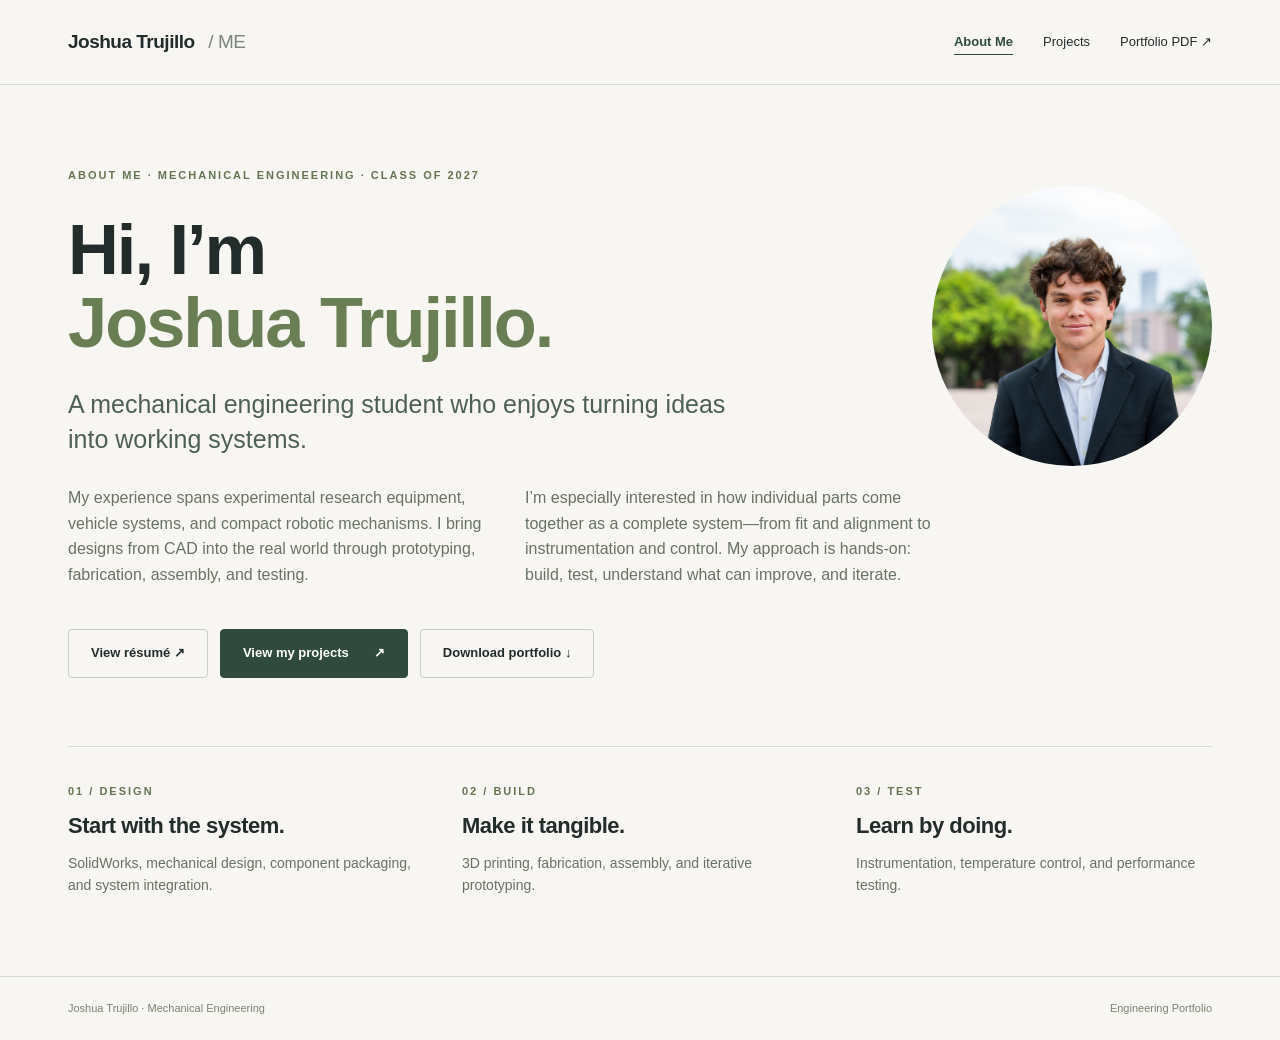
<file: index.html>
<!doctype html>
<html lang="en">
<head>
  <meta charset="utf-8">
  <meta name="viewport" content="width=device-width, initial-scale=1">
  <title>Joshua Trujillo | Mechanical Engineering Portfolio</title>
  <meta name="description" content="Joshua Trujillo’s mechanical engineering portfolio: wind tunnel development, flammability test apparatus, RC vehicle optimization, and battle bot design.">
  <meta name="theme-color" content="#304b3d">
  <link rel="icon" href="favicon.svg" type="image/svg+xml">
  <link rel="stylesheet" href="style.css">
  <style>
    .home-intro {
      max-width: none;
    }
    .intro-layout {
      display: grid;
      grid-template-columns: minmax(0, 1fr) 280px;
      align-items: center;
      gap: 48px;
    }
    .intro-text {
      min-width: 0;
    }
    .home-intro h1 {
      font-size: clamp(48px, 5.5vw, 76px);
      letter-spacing: -2px;
      overflow-wrap: break-word;
    }
    .headshot {
      display: block;
      width: 280px;
      height: 280px;
      object-fit: cover;
      object-position: center 25%;
      border-radius: 50%;
      margin: 0;
      justify-self: end;
    }
    @media (max-width: 800px) {
      .intro-layout {
        grid-template-columns: 1fr;
        gap: 28px;
      }
      .headshot {
        grid-row: 1;
        width: 180px;
        height: 180px;
        justify-self: start;
      }
      .home-intro h1 {
        font-size: clamp(42px, 8vw, 64px);
      }
    }
  </style>
</head>
<body>
  <a class="skip" href="#main">Skip to content</a>

  <header>
    <nav class="wrap nav" aria-label="Main navigation">
      <a class="brand" href="index.html">
        Joshua Trujillo<span> / ME</span>
      </a>
      <div class="navlinks">
        <a href="index.html" aria-current="page">About Me</a>
        <a href="projects.html">Projects</a>
        <a href="Joshua-Trujillo-Engineering-Portfolio.pdf"
           target="_blank" rel="noopener">Portfolio PDF ↗</a>
      </div>
    </nav>
  </header>

  <main id="main" class="wrap">
    <section class="home-intro">
      <div class="intro-layout">
        <div class="intro-text">
          <div class="eyebrow">
            About me · Mechanical engineering · Class of 2027
          </div>
          <h1>Hi, I’m<br><em>Joshua Trujillo.</em></h1>
          <p class="home-lead">
            A mechanical engineering student who enjoys turning ideas
            into working systems.
          </p>
        </div>

        <img class="headshot"
             src="assets/Headshot_JoshuaTrujillo.jpg"
             alt="Joshua Trujillo"
             width="280"
             height="280">
      </div>

      <div class="home-bio">
        <p>
          My experience spans experimental research equipment, vehicle
          systems, and compact robotic mechanisms. I bring designs from
          CAD into the real world through prototyping, fabrication,
          assembly, and testing.
        </p>
        <p>
          I’m especially interested in how individual parts come together
          as a complete system—from fit and alignment to instrumentation
          and control. My approach is hands-on: build, test, understand
          what can improve, and iterate.
        </p>
      </div>

      <div class="buttons">
        <a class="btn"
             href="assets/Joshua-Trujillo-Resume.pdf"
             target="_blank"
             rel="noopener">
            View résumé ↗
        </a>
        <a class="btn primary" href="projects.html">
          View my projects <span>↗</span>
        </a>
        <a class="btn"
           href="Joshua-Trujillo-Engineering-Portfolio.pdf"
           download>Download portfolio ↓</a>
      </div>
    </section>

    <section class="home-skills" aria-label="Skills and approach">
      <div>
        <div class="eyebrow">01 / Design</div>
        <h2>Start with the system.</h2>
        <p>
          SolidWorks, mechanical design, component packaging,
          and system integration.
        </p>
      </div>
      <div>
        <div class="eyebrow">02 / Build</div>
        <h2>Make it tangible.</h2>
        <p>
          3D printing, fabrication, assembly, and iterative prototyping.
        </p>
      </div>
      <div>
        <div class="eyebrow">03 / Test</div>
        <h2>Learn by doing.</h2>
        <p>
          Instrumentation, temperature control, and performance testing.
        </p>
      </div>
    </section>
  </main>

  <footer>
    <div class="wrap">
      <span>Joshua Trujillo · Mechanical Engineering</span>
      <span>Engineering Portfolio</span>
    </div>
  </footer>
</body>
</html>
</file>
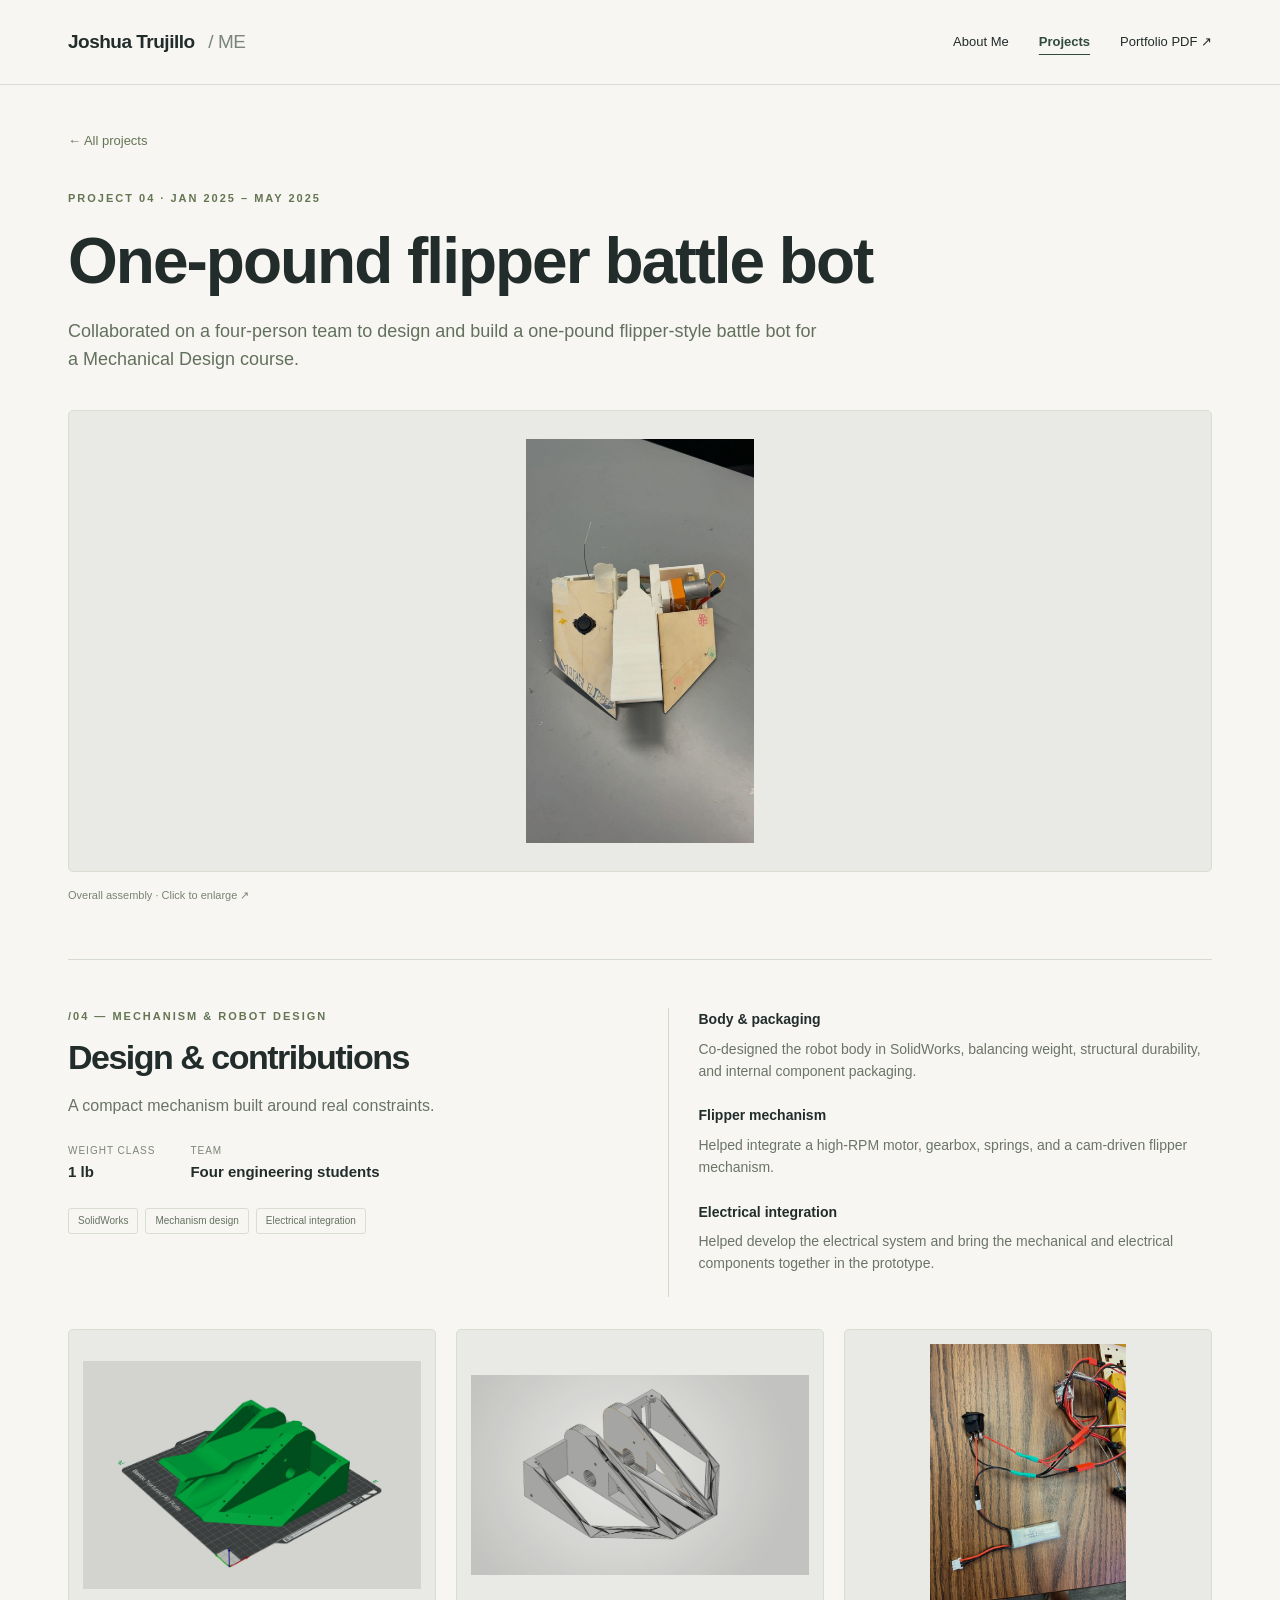
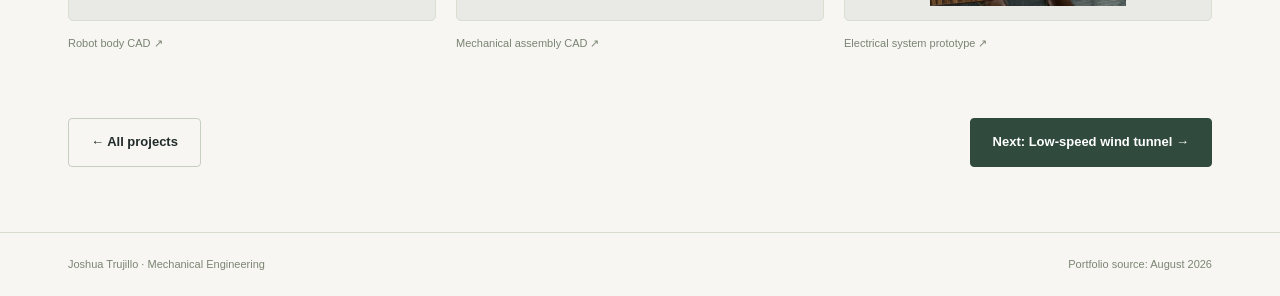
<file: battle-bot.html>
<!doctype html><html lang="en"><head><meta charset="utf-8"><meta name="viewport" content="width=device-width, initial-scale=1"><title>One-pound flipper battle bot | Joshua Trujillo</title><meta name="description" content="Joshua Trujillo’s mechanical engineering portfolio: wind tunnel development, flammability test apparatus, RC vehicle optimization, and battle bot design."><meta name="theme-color" content="#304b3d"><link rel="icon" href="favicon.svg" type="image/svg+xml"><link rel="stylesheet" href="style.css"></head><body><a class="skip" href="#main">Skip to content</a><header><nav class="wrap nav" aria-label="Main navigation"><a class="brand" href="index.html">Joshua Trujillo<span> / ME</span></a><div class="navlinks"><a href="index.html">About Me</a><a href="projects.html" aria-current="page">Projects</a><a href="Joshua-Trujillo-Engineering-Portfolio.pdf" target="_blank" rel="noopener">Portfolio PDF ↗</a></div></nav></header><main id="main" class="wrap project-detail"><section class="project-intro"><a class="back-link" href="projects.html">← All projects</a><div class="project-title-row"><div><div class="eyebrow">Project 04 · Jan 2025 – May 2025</div><h1>One-pound flipper battle bot</h1><p class="project-summary">Collaborated on a four-person team to design and build a one-pound flipper-style battle bot for a Mechanical Design course.</p></div></div><figure class="project-main-image"><button class="zoom" data-image="assets/p7-1.jpeg" data-caption="One-pound flipper battle bot" aria-label="Enlarge One-pound flipper battle bot image"><img src="assets/p7-1.jpeg" alt="One-pound flipper battle bot — overall assembly"></button><figcaption>Overall assembly · Click to enlarge ↗</figcaption></figure></section><section class="case" id="battle-bot"><div class="case-top"><div><div class="eyebrow">/04 — Mechanism & robot design</div><h2>Design & contributions</h2><p class="case-intro">A compact mechanism built around real constraints.</p><div class="facts"><div class="fact"><small>Weight class</small><strong>1 lb</strong></div><div class="fact"><small>Team</small><strong>Four engineering students</strong></div></div><div class="tags"><span>SolidWorks</span><span>Mechanism design</span><span>Electrical integration</span></div></div><div class="contributions"><h3>Body & packaging</h3><p>Co-designed the robot body in SolidWorks, balancing weight, structural durability, and internal component packaging.</p><h3>Flipper mechanism</h3><p>Helped integrate a high-RPM motor, gearbox, springs, and a cam-driven flipper mechanism.</p><h3>Electrical integration</h3><p>Helped develop the electrical system and bring the mechanical and electrical components together in the prototype.</p></div></div><div class="gallery"><figure><button class="zoom" data-image="assets/p8-1.jpeg" data-caption="Robot body CAD" aria-label="Enlarge Robot body CAD"><img src="assets/p8-1.jpeg" alt="Robot body CAD" loading="lazy"></button><figcaption>Robot body CAD ↗</figcaption></figure><figure><button class="zoom" data-image="assets/p8-3.jpeg" data-caption="Mechanical assembly CAD" aria-label="Enlarge Mechanical assembly CAD"><img src="assets/p8-3.jpeg" alt="Mechanical assembly CAD" loading="lazy"></button><figcaption>Mechanical assembly CAD ↗</figcaption></figure><figure><button class="zoom" data-image="assets/p8-4.jpeg" data-caption="Electrical system prototype" aria-label="Enlarge Electrical system prototype"><img src="assets/p8-4.jpeg" alt="Electrical system prototype" loading="lazy"></button><figcaption>Electrical system prototype ↗</figcaption></figure></div></section><nav class="project-pagination" aria-label="Project navigation"><a class="btn" href="projects.html">← All projects</a><a class="btn primary" href="wind-tunnel.html">Next: Low-speed wind tunnel →</a></nav></main><footer><div class="wrap"><span>Joshua Trujillo · Mechanical Engineering</span><span>Portfolio source: August 2026</span></div></footer><dialog aria-label="Enlarged project image"><button aria-label="Close image">Close ×</button><img alt=""></dialog><script src="script.js"></script></body></html>
</file>
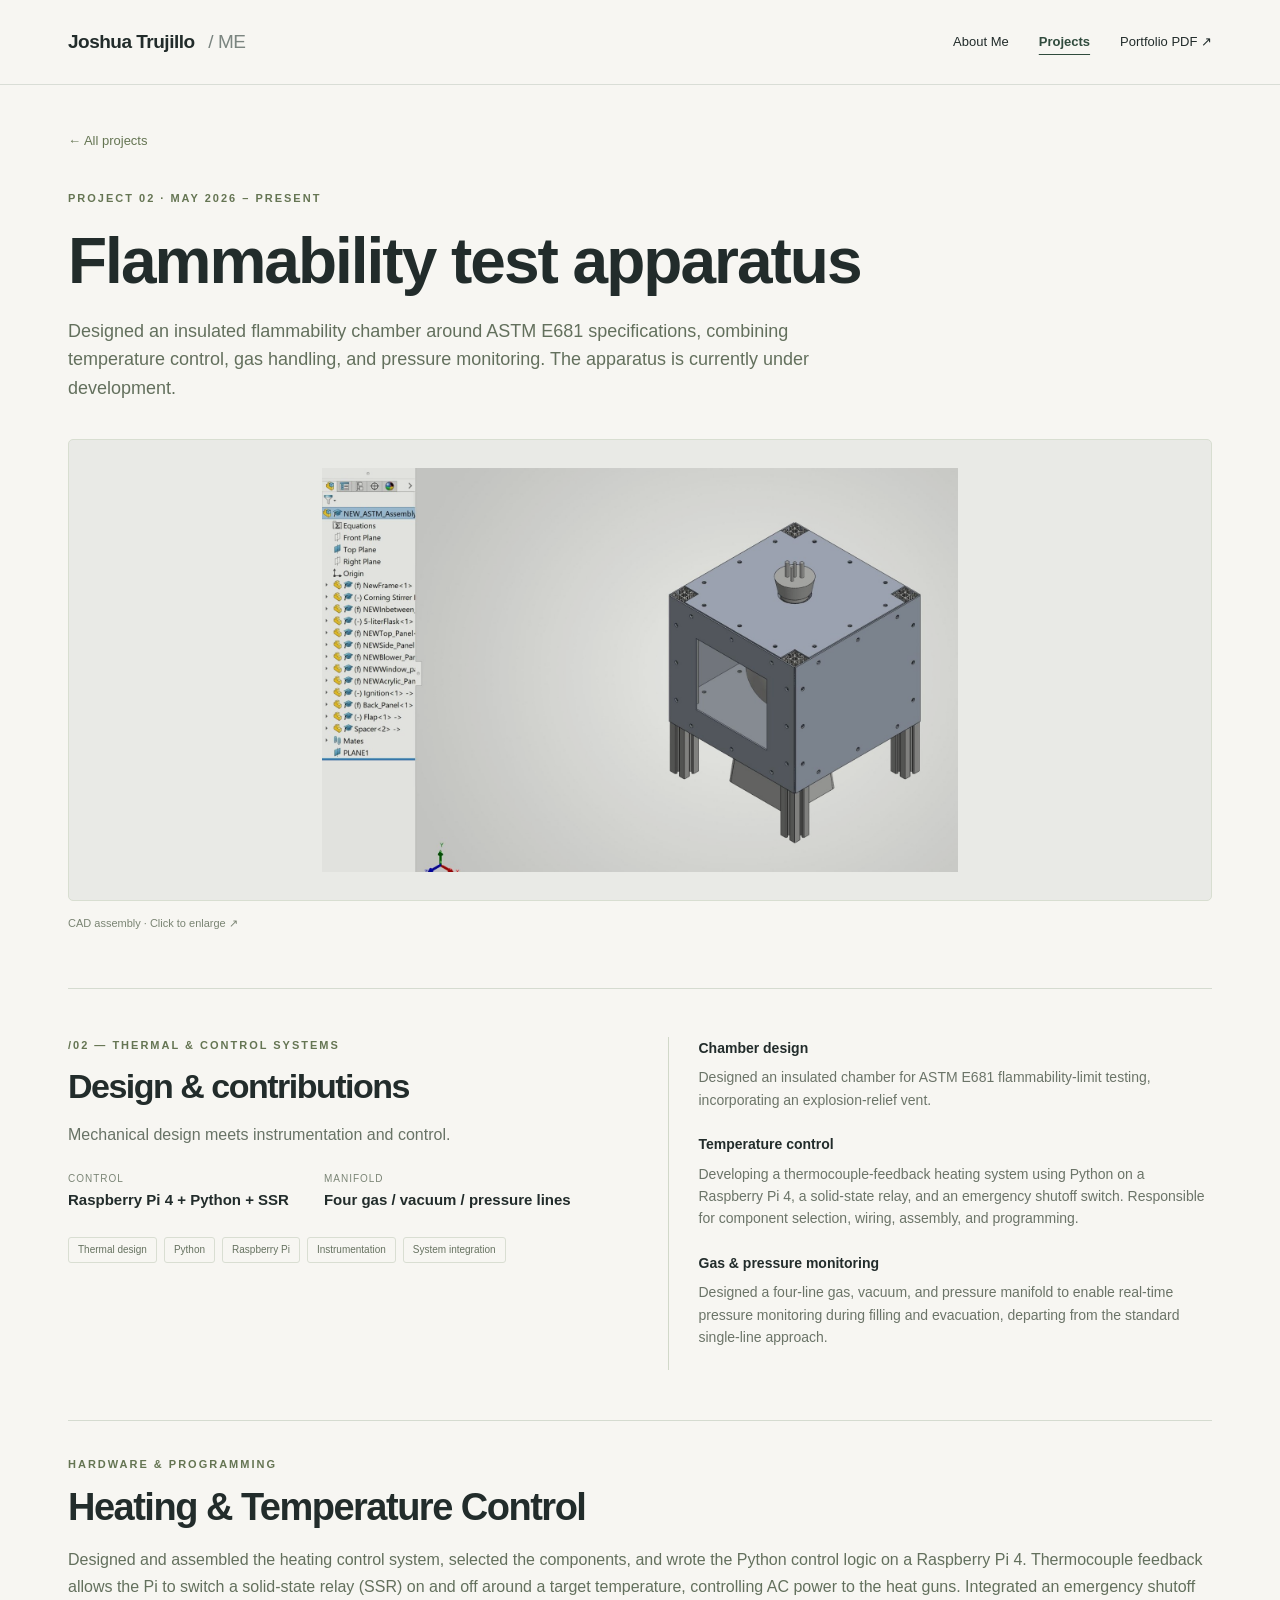
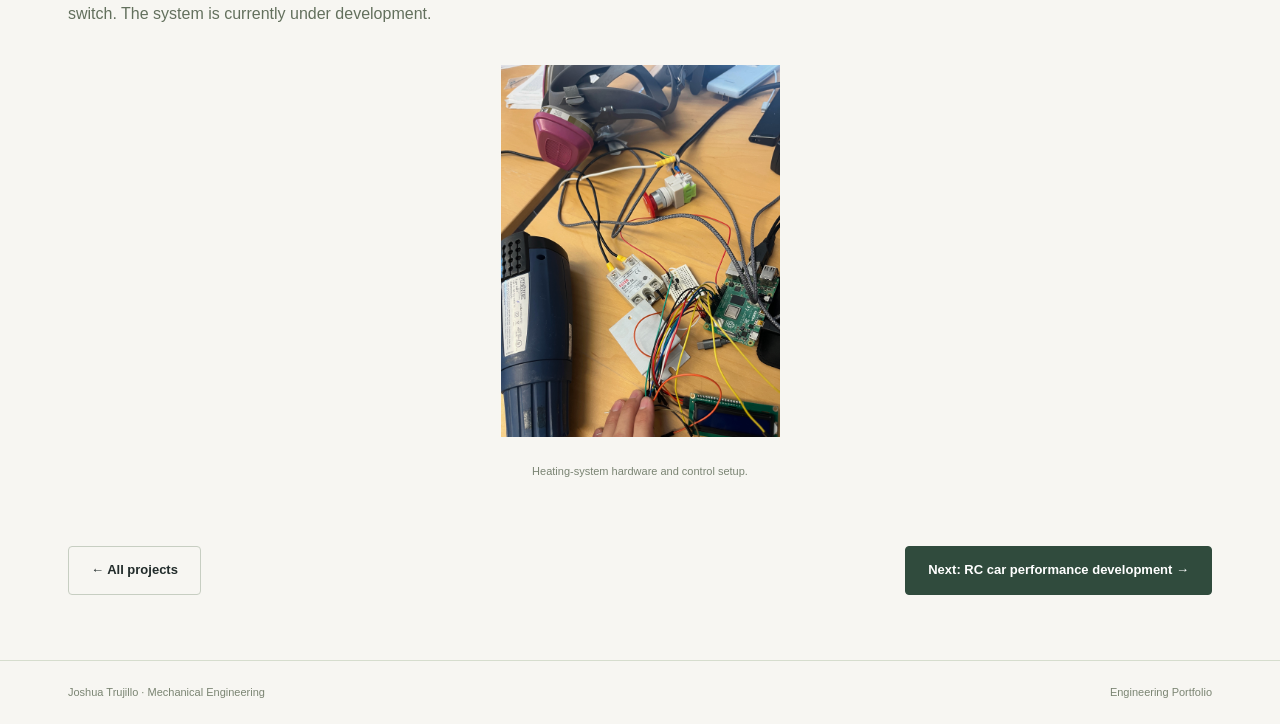
<file: flammability.html>
<!doctype html>
<html lang="en">
<head>
  <meta charset="utf-8">
  <meta name="viewport" content="width=device-width, initial-scale=1">
  <title>Flammability test apparatus | Joshua Trujillo</title>
  <meta name="description" content="Joshua Trujillo’s ASTM E681 flammability test apparatus project, featuring chamber design, Raspberry Pi heating controls, and gas-pressure monitoring.">
  <meta name="theme-color" content="#304b3d">
  <link rel="icon" href="favicon.svg" type="image/svg+xml">
  <link rel="stylesheet" href="style.css">
  <style>
    .heating-section {
      margin-top: 50px;
      padding-top: 35px;
      border-top: 1px solid #d5dbd0;
    }
    .heating-section > p {
      color: #63705d;
      line-height: 1.7;
    }
    .heating-photo {
      display: block;
      width: 100%;
      max-width: 650px;
      height: auto;
      max-height: 400px;
      object-fit: contain;
      margin: 24px auto 0;
      border-radius: 8px;
    }
    .heating-caption {
      text-align: center;
      margin-top: 12px;
    }
  </style>
</head>
<body>
  <a class="skip" href="#main">Skip to content</a>

  <header>
    <nav class="wrap nav" aria-label="Main navigation">
      <a class="brand" href="index.html">
        Joshua Trujillo<span> / ME</span>
      </a>
      <div class="navlinks">
        <a href="index.html">About Me</a>
        <a href="projects.html" aria-current="page">Projects</a>
        <a href="Joshua-Trujillo-Engineering-Portfolio.pdf"
           target="_blank" rel="noopener">Portfolio PDF ↗</a>
      </div>
    </nav>
  </header>

  <main id="main" class="wrap project-detail">
    <section class="project-intro">
      <a class="back-link" href="projects.html">← All projects</a>
      <div class="project-title-row">
        <div>
          <div class="eyebrow">Project 02 · May 2026 – Present</div>
          <h1>Flammability test apparatus</h1>
          <p class="project-summary">
            Designed an insulated flammability chamber around ASTM E681
            specifications, combining temperature control, gas handling,
            and pressure monitoring. The apparatus is currently under
            development.
          </p>
        </div>
      </div>

      <figure class="project-main-image">
        <button class="zoom"
                data-image="assets/p4-1.jpeg"
                data-caption="Flammability test apparatus CAD assembly"
                aria-label="Enlarge flammability test apparatus CAD assembly">
          <img src="assets/p4-1.jpeg"
               alt="CAD model of the flammability test apparatus">
        </button>
        <figcaption>CAD assembly · Click to enlarge ↗</figcaption>
      </figure>
    </section>

    <section class="case" id="flammability">
      <div class="case-top">
        <div>
          <div class="eyebrow">/02 — Thermal &amp; control systems</div>
          <h2>Design &amp; contributions</h2>
          <p class="case-intro">
            Mechanical design meets instrumentation and control.
          </p>

          <div class="facts">
            <div class="fact">
              <small>Control</small>
              <strong>Raspberry Pi 4 + Python + SSR</strong>
            </div>
            <div class="fact">
              <small>Manifold</small>
              <strong>Four gas / vacuum / pressure lines</strong>
            </div>
          </div>

          <div class="tags">
            <span>Thermal design</span>
            <span>Python</span>
            <span>Raspberry Pi</span>
            <span>Instrumentation</span>
            <span>System integration</span>
          </div>
        </div>

        <div class="contributions">
          <h3>Chamber design</h3>
          <p>
            Designed an insulated chamber for ASTM E681 flammability-limit
            testing, incorporating an explosion-relief vent.
          </p>

          <h3>Temperature control</h3>
          <p>
            Developing a thermocouple-feedback heating system using Python
            on a Raspberry Pi 4, a solid-state relay, and an emergency
            shutoff switch. Responsible for component selection, wiring,
            assembly, and programming.
          </p>

          <h3>Gas &amp; pressure monitoring</h3>
          <p>
            Designed a four-line gas, vacuum, and pressure manifold to
            enable real-time pressure monitoring during filling and
            evacuation, departing from the standard single-line approach.
          </p>
        </div>
      </div>
    </section>

    <section class="heating-section" aria-labelledby="heating-heading">
      <div class="eyebrow">Hardware &amp; programming</div>
      <h2 id="heating-heading">Heating &amp; Temperature Control</h2>
      <p>
        Designed and assembled the heating control system, selected the
        components, and wrote the Python control logic on a Raspberry Pi 4.
        Thermocouple feedback allows the Pi to switch a solid-state relay
        (SSR) on and off around a target temperature, controlling AC power
        to the heat guns. Integrated an emergency shutoff switch.
        The system is currently under development.
      </p>

      <figure>
        <img class="heating-photo"
             src="assets/heating_system.jpg"
             alt="Heating control system for the ASTM E681 test apparatus"
             loading="lazy">
        <figcaption class="heating-caption">
          Heating-system hardware and control setup.
        </figcaption>
      </figure>
    </section>

    <nav class="project-pagination" aria-label="Project navigation">
      <a class="btn" href="projects.html">← All projects</a>
      <a class="btn primary" href="rc-car.html">
        Next: RC car performance development →
      </a>
    </nav>
  </main>

  <footer>
    <div class="wrap">
      <span>Joshua Trujillo · Mechanical Engineering</span>
      <span>Engineering Portfolio</span>
    </div>
  </footer>

  <dialog aria-label="Enlarged project image">
    <button aria-label="Close image">Close ×</button>
    <img alt="">
  </dialog>
  <script src="script.js"></script>
</body>
</html>
</file>
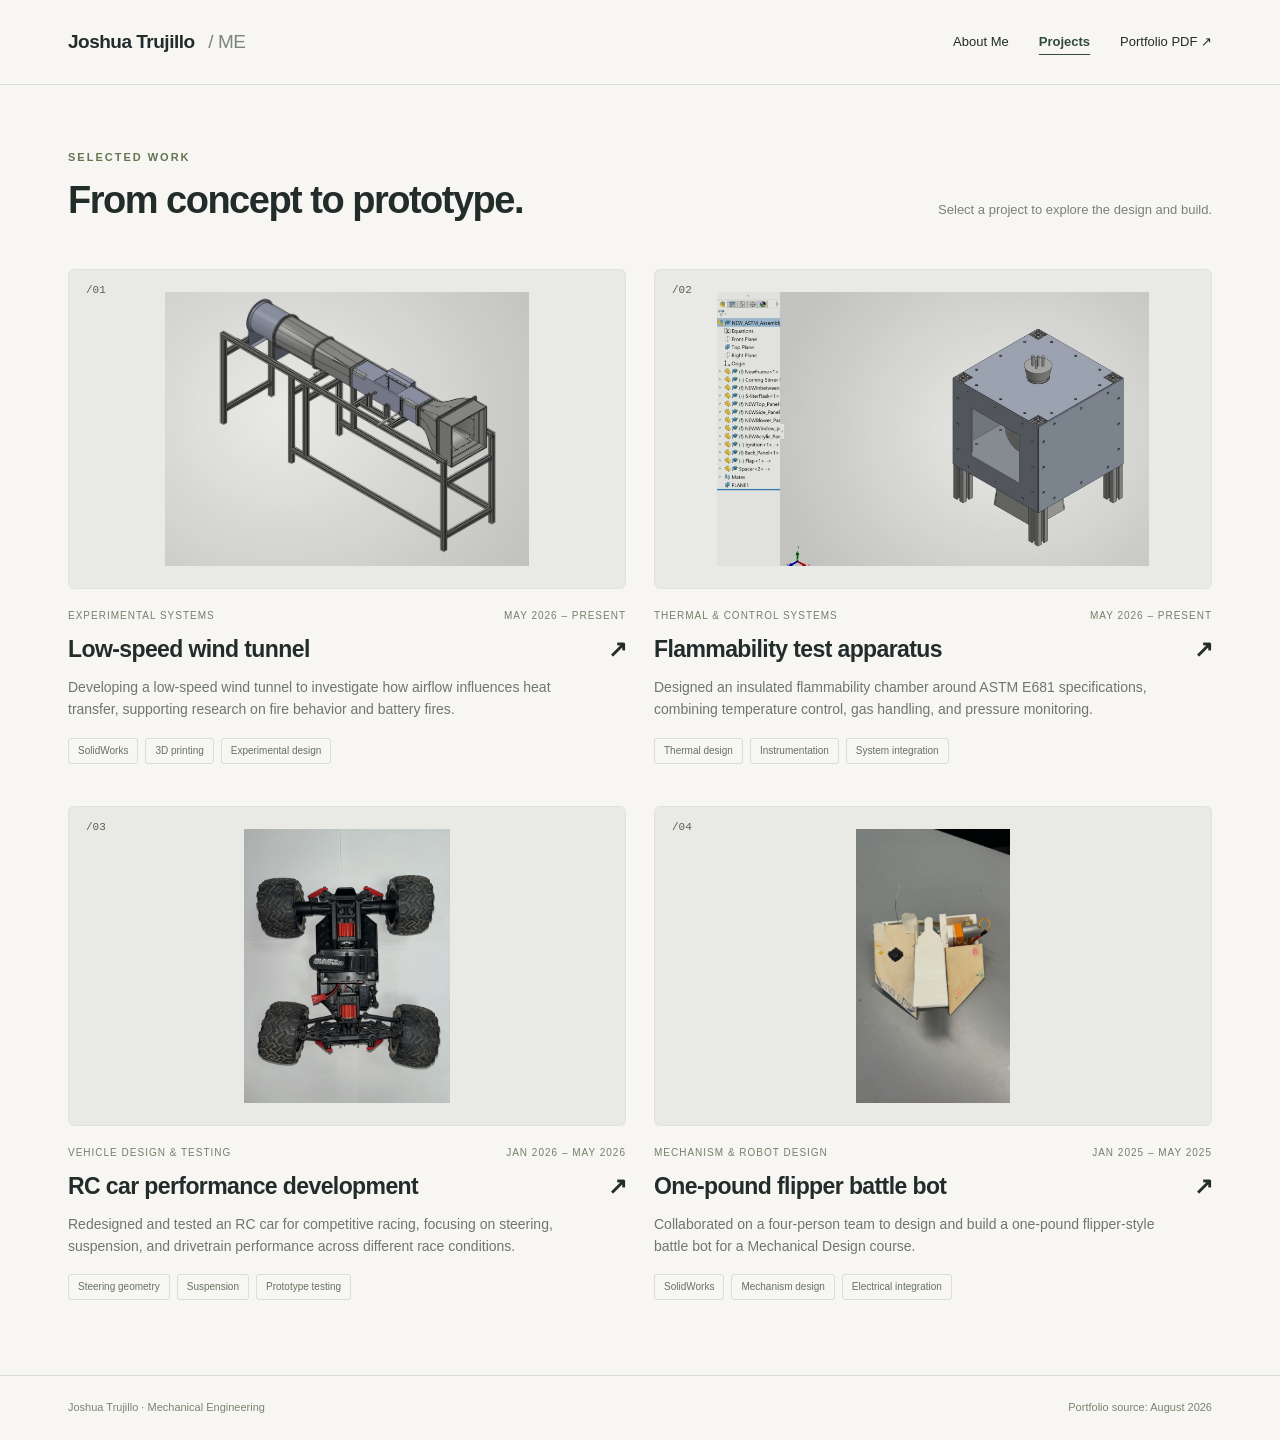
<file: projects.html>
<!doctype html><html lang="en"><head><meta charset="utf-8"><meta name="viewport" content="width=device-width, initial-scale=1"><title>Projects | Joshua Trujillo</title><meta name="description" content="Joshua Trujillo’s mechanical engineering portfolio: wind tunnel development, flammability test apparatus, RC vehicle optimization, and battle bot design."><meta name="theme-color" content="#304b3d"><link rel="icon" href="favicon.svg" type="image/svg+xml"><link rel="stylesheet" href="style.css"></head><body><a class="skip" href="#main">Skip to content</a><header><nav class="wrap nav" aria-label="Main navigation"><a class="brand" href="index.html">Joshua Trujillo<span> / ME</span></a><div class="navlinks"><a href="index.html">About Me</a><a href="projects.html" aria-current="page">Projects</a><a href="Joshua-Trujillo-Engineering-Portfolio.pdf" target="_blank" rel="noopener">Portfolio PDF ↗</a></div></nav></header><main id="main" class="wrap projects-page"><section id="projects"><div class="section-heading"><div><div class="eyebrow">Selected work</div><h2>From concept to prototype.</h2></div><p>Select a project to explore the design and build.</p></div><div class="project-grid"><a class="project-card" href="wind-tunnel.html"><div class="picture"><span class="index">/01</span><img src="assets/p2-1.jpeg" alt="SolidWorks assembly of a low-speed wind tunnel mounted on its structural frame" loading="lazy"></div><div class="card-meta"><span>Experimental systems</span><span>May 2026 – Present</span></div><h3>Low-speed wind tunnel <span aria-hidden="true">↗</span></h3><p>Developing a low-speed wind tunnel to investigate how airflow influences heat transfer, supporting research on fire behavior and battery fires.</p><div class="tags"><span>SolidWorks</span><span>3D printing</span><span>Experimental design</span></div></a><a class="project-card" href="flammability.html"><div class="picture"><span class="index">/02</span><img src="assets/p4-1.jpeg" alt="CAD model of an insulated flammability test chamber" loading="lazy"></div><div class="card-meta"><span>Thermal & control systems</span><span>May 2026 – Present</span></div><h3>Flammability test apparatus <span aria-hidden="true">↗</span></h3><p>Designed an insulated flammability chamber around ASTM E681 specifications, combining temperature control, gas handling, and pressure monitoring.</p><div class="tags"><span>Thermal design</span><span>Instrumentation</span><span>System integration</span></div></a><a class="project-card" href="rc-car.html"><div class="picture"><span class="index">/03</span><img src="assets/p5-1.jpeg" alt="Overhead photo of the RC car chassis, wheels, and suspension" loading="lazy"></div><div class="card-meta"><span>Vehicle design & testing</span><span>Jan 2026 – May 2026</span></div><h3>RC car performance development <span aria-hidden="true">↗</span></h3><p>Redesigned and tested an RC car for competitive racing, focusing on steering, suspension, and drivetrain performance across different race conditions.</p><div class="tags"><span>Steering geometry</span><span>Suspension</span><span>Prototype testing</span></div></a><a class="project-card" href="battle-bot.html"><div class="picture"><span class="index">/04</span><img src="assets/p7-1.jpeg" alt="Completed small flipper-style battle bot prototype" loading="lazy"></div><div class="card-meta"><span>Mechanism & robot design</span><span>Jan 2025 – May 2025</span></div><h3>One-pound flipper battle bot <span aria-hidden="true">↗</span></h3><p>Collaborated on a four-person team to design and build a one-pound flipper-style battle bot for a Mechanical Design course.</p><div class="tags"><span>SolidWorks</span><span>Mechanism design</span><span>Electrical integration</span></div></a></div></section></main><footer><div class="wrap"><span>Joshua Trujillo · Mechanical Engineering</span><span>Portfolio source: August 2026</span></div></footer></body></html>
</file>
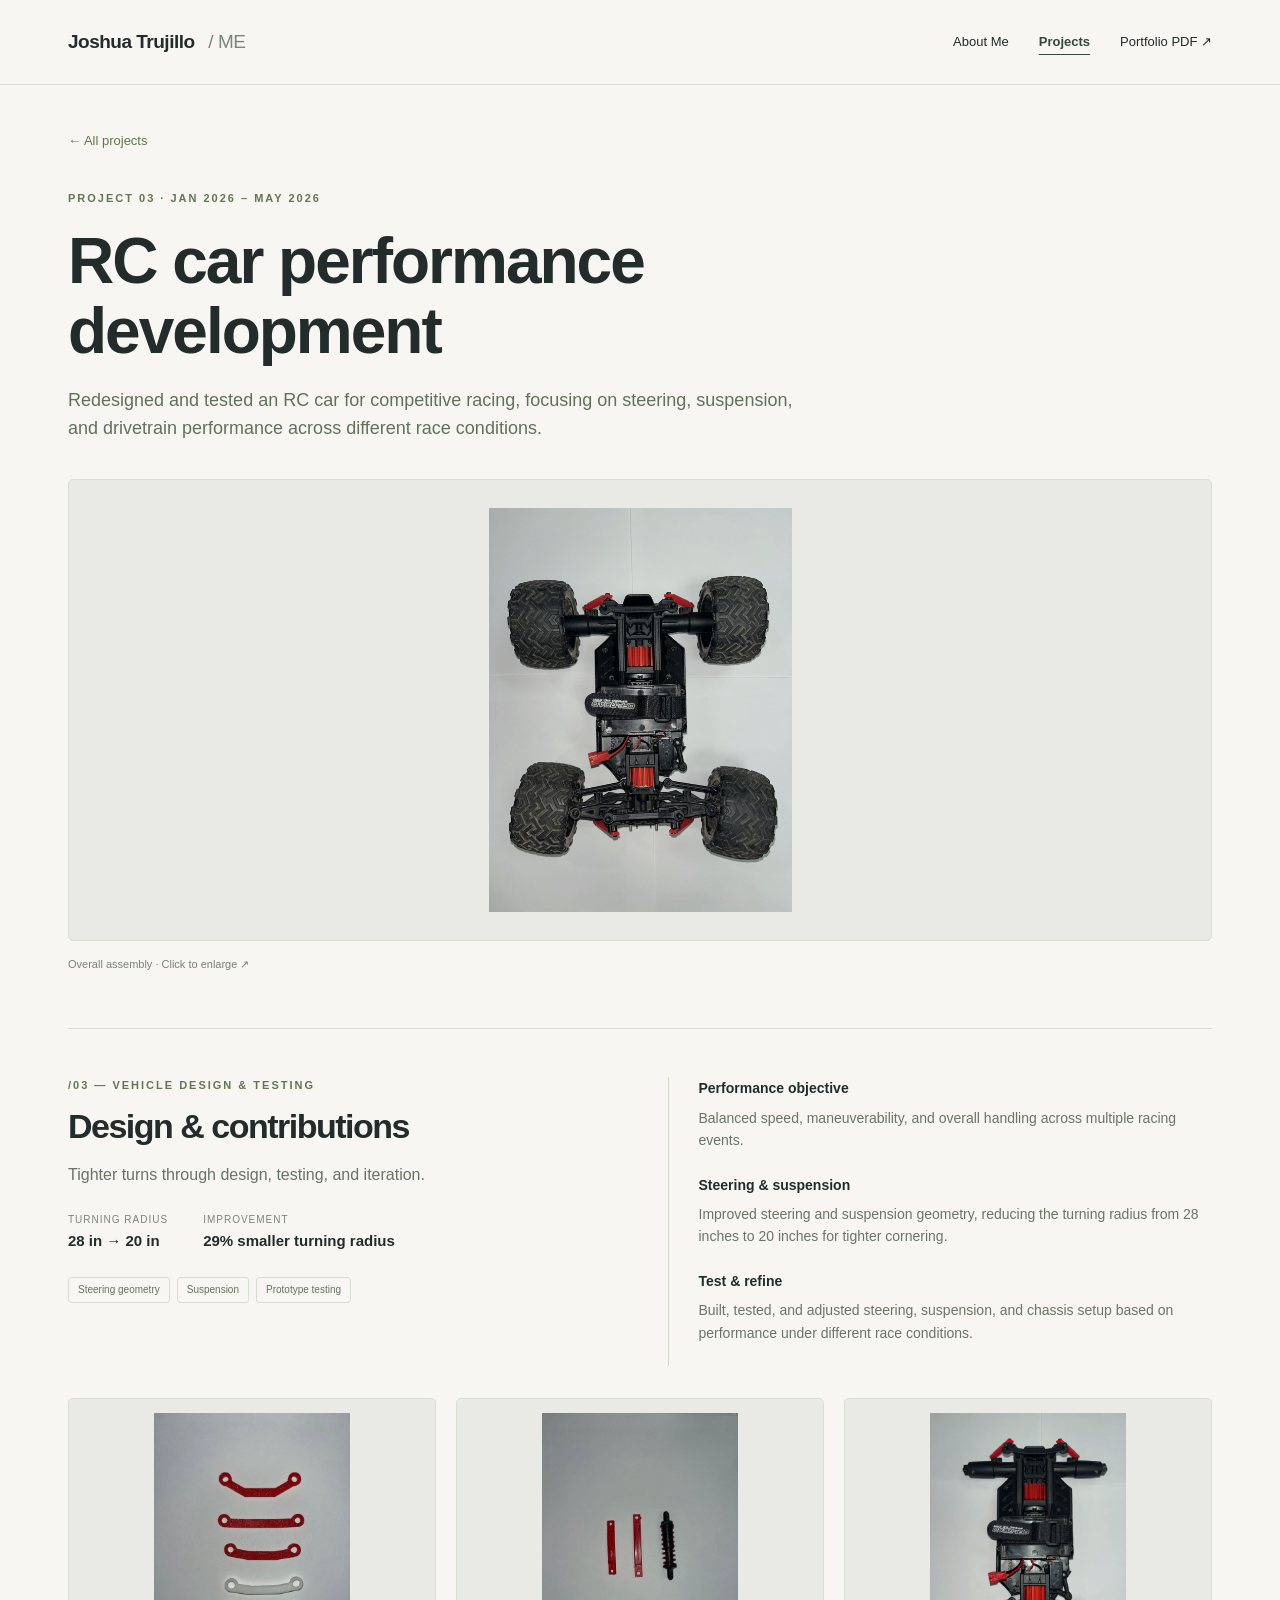
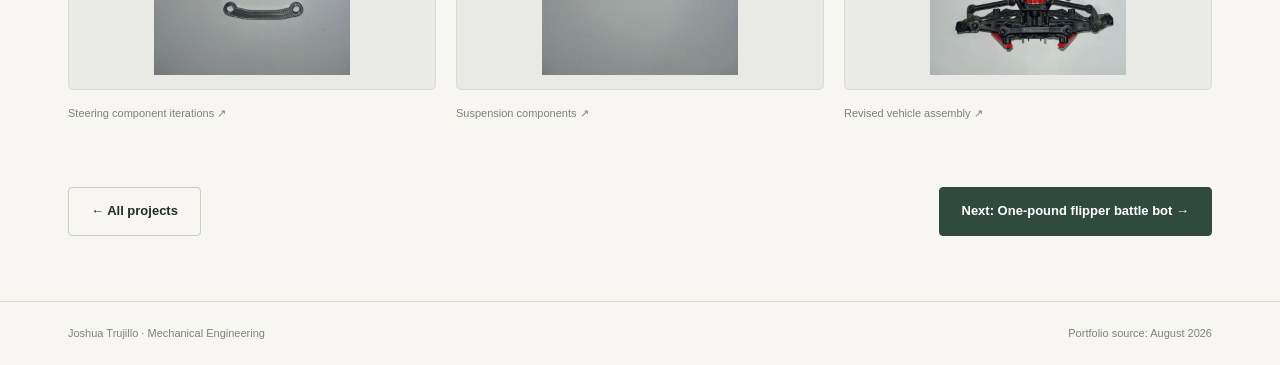
<file: rc-car.html>
<!doctype html><html lang="en"><head><meta charset="utf-8"><meta name="viewport" content="width=device-width, initial-scale=1"><title>RC car performance development | Joshua Trujillo</title><meta name="description" content="Joshua Trujillo’s mechanical engineering portfolio: wind tunnel development, flammability test apparatus, RC vehicle optimization, and battle bot design."><meta name="theme-color" content="#304b3d"><link rel="icon" href="favicon.svg" type="image/svg+xml"><link rel="stylesheet" href="style.css"></head><body><a class="skip" href="#main">Skip to content</a><header><nav class="wrap nav" aria-label="Main navigation"><a class="brand" href="index.html">Joshua Trujillo<span> / ME</span></a><div class="navlinks"><a href="index.html">About Me</a><a href="projects.html" aria-current="page">Projects</a><a href="Joshua-Trujillo-Engineering-Portfolio.pdf" target="_blank" rel="noopener">Portfolio PDF ↗</a></div></nav></header><main id="main" class="wrap project-detail"><section class="project-intro"><a class="back-link" href="projects.html">← All projects</a><div class="project-title-row"><div><div class="eyebrow">Project 03 · Jan 2026 – May 2026</div><h1>RC car performance development</h1><p class="project-summary">Redesigned and tested an RC car for competitive racing, focusing on steering, suspension, and drivetrain performance across different race conditions.</p></div></div><figure class="project-main-image"><button class="zoom" data-image="assets/p5-1.jpeg" data-caption="RC car performance development" aria-label="Enlarge RC car performance development image"><img src="assets/p5-1.jpeg" alt="RC car performance development — overall assembly"></button><figcaption>Overall assembly · Click to enlarge ↗</figcaption></figure></section><section class="case" id="rc-car"><div class="case-top"><div><div class="eyebrow">/03 — Vehicle design & testing</div><h2>Design & contributions</h2><p class="case-intro">Tighter turns through design, testing, and iteration.</p><div class="facts"><div class="fact"><small>Turning radius</small><strong>28 in → 20 in</strong></div><div class="fact"><small>Improvement</small><strong>29% smaller turning radius</strong></div></div><div class="tags"><span>Steering geometry</span><span>Suspension</span><span>Prototype testing</span></div></div><div class="contributions"><h3>Performance objective</h3><p>Balanced speed, maneuverability, and overall handling across multiple racing events.</p><h3>Steering & suspension</h3><p>Improved steering and suspension geometry, reducing the turning radius from 28 inches to 20 inches for tighter cornering.</p><h3>Test & refine</h3><p>Built, tested, and adjusted steering, suspension, and chassis setup based on performance under different race conditions.</p></div></div><div class="gallery"><figure><button class="zoom" data-image="assets/p6-2.jpeg" data-caption="Steering component iterations" aria-label="Enlarge Steering component iterations"><img src="assets/p6-2.jpeg" alt="Steering component iterations" loading="lazy"></button><figcaption>Steering component iterations ↗</figcaption></figure><figure><button class="zoom" data-image="assets/p6-3.jpeg" data-caption="Suspension components" aria-label="Enlarge Suspension components"><img src="assets/p6-3.jpeg" alt="Suspension components" loading="lazy"></button><figcaption>Suspension components ↗</figcaption></figure><figure><button class="zoom" data-image="assets/p6-4.jpeg" data-caption="Revised vehicle assembly" aria-label="Enlarge Revised vehicle assembly"><img src="assets/p6-4.jpeg" alt="Revised vehicle assembly" loading="lazy"></button><figcaption>Revised vehicle assembly ↗</figcaption></figure></div></section><nav class="project-pagination" aria-label="Project navigation"><a class="btn" href="projects.html">← All projects</a><a class="btn primary" href="battle-bot.html">Next: One-pound flipper battle bot →</a></nav></main><footer><div class="wrap"><span>Joshua Trujillo · Mechanical Engineering</span><span>Portfolio source: August 2026</span></div></footer><dialog aria-label="Enlarged project image"><button aria-label="Close image">Close ×</button><img alt=""></dialog><script src="script.js"></script></body></html>
</file>
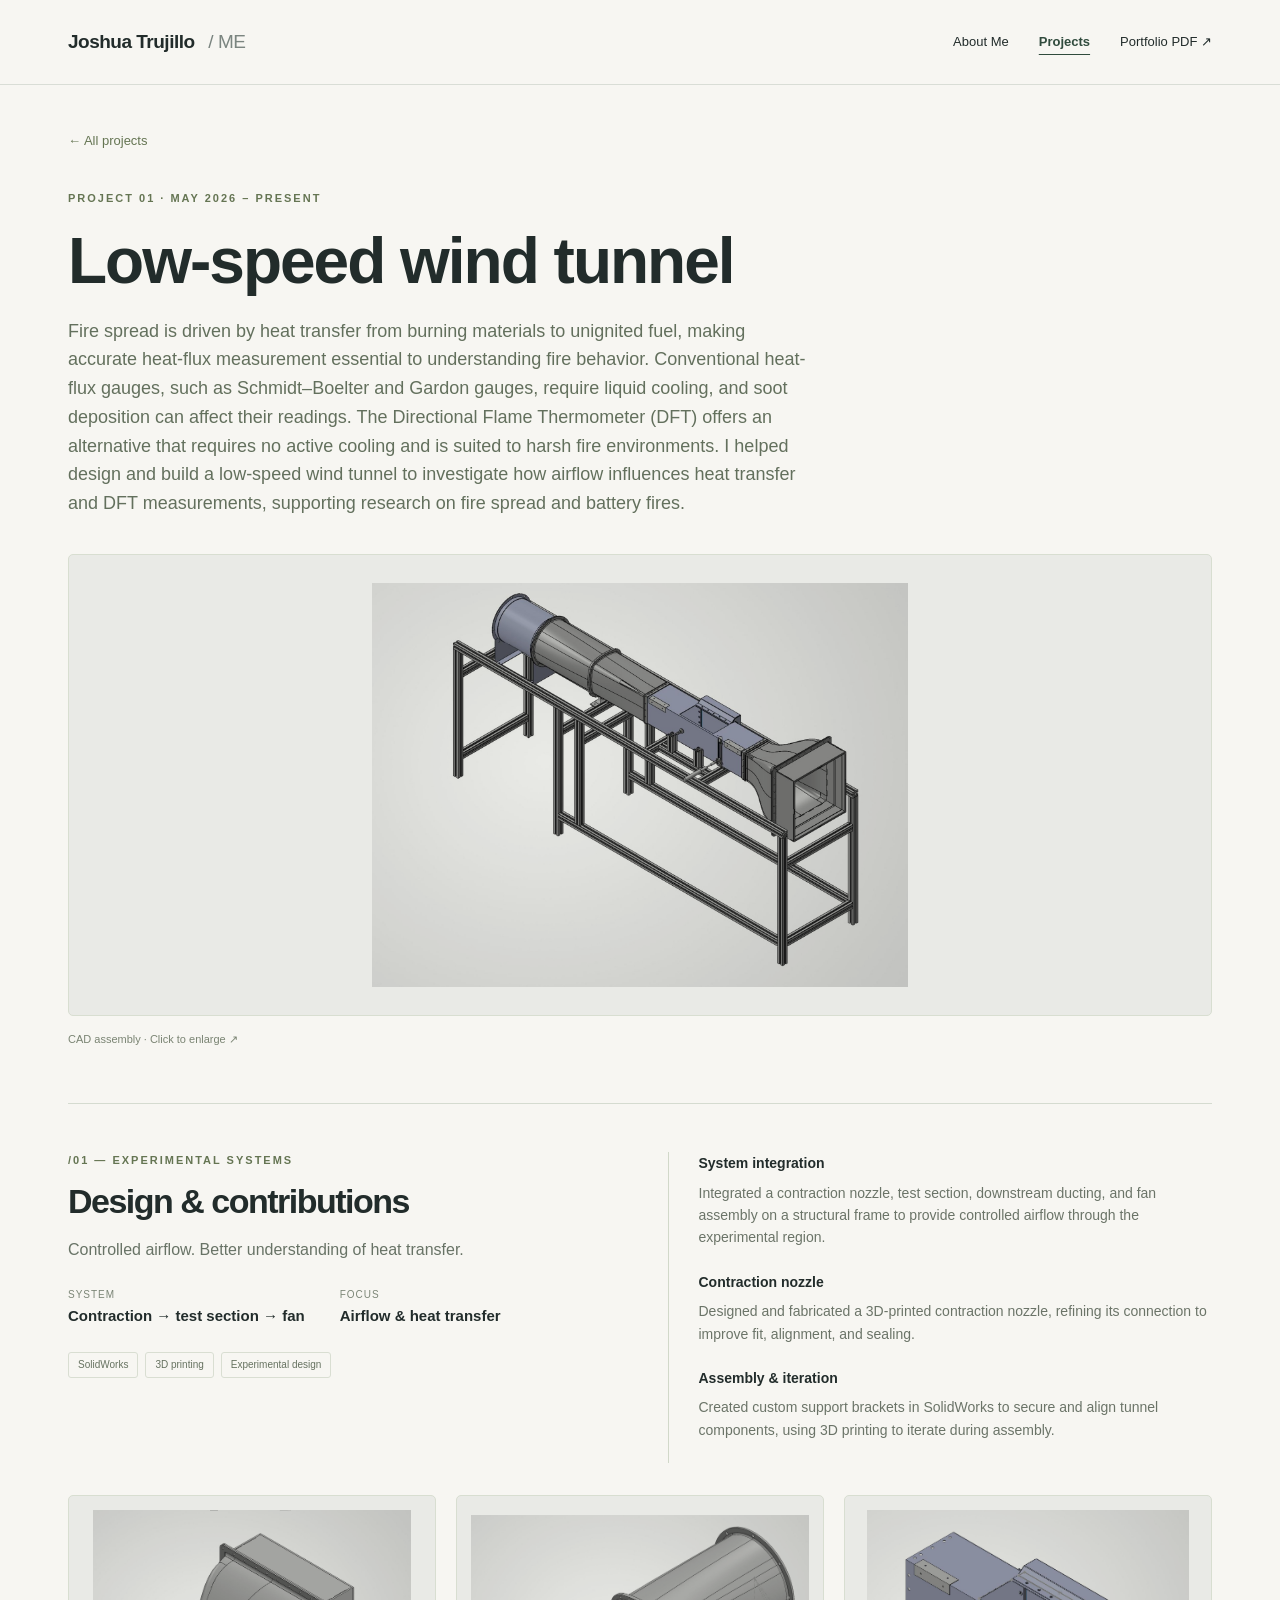
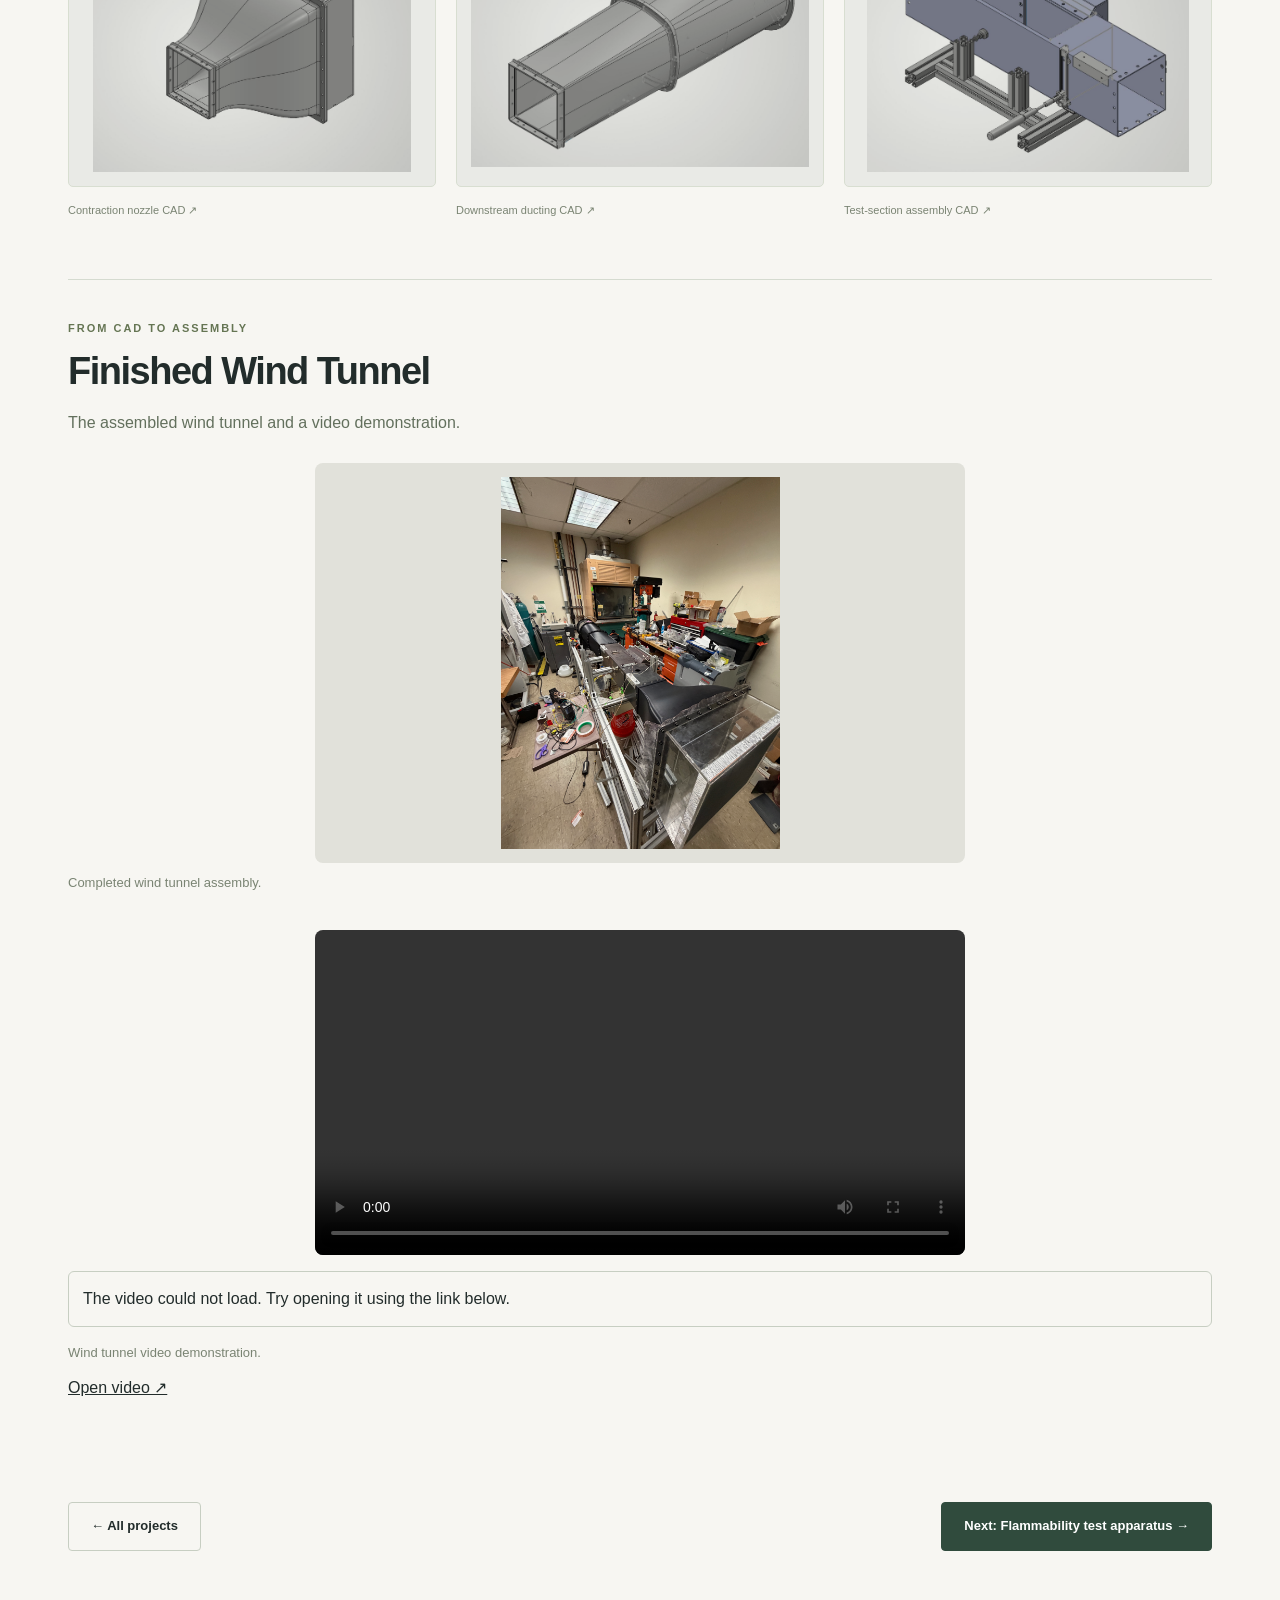
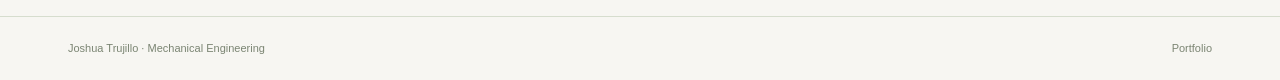
<file: wind-tunnel.html>
<!doctype html>
<html lang="en">
<head>
  <meta charset="utf-8">
  <meta name="viewport" content="width=device-width, initial-scale=1">
  <title>Low-speed wind tunnel | Joshua Trujillo</title>
  <meta name="description" content="Design, fabrication, and assembly of Joshua Trujillo’s low-speed wind tunnel for heat-transfer and fire research.">
  <meta name="theme-color" content="#304b3d">
  <link rel="icon" href="favicon.svg" type="image/svg+xml">
  <link rel="stylesheet" href="style.css">
  <style>
    .finished-section {
      margin-top: 60px;
      padding-top: 40px;
      border-top: 1px solid #d5dbd0;
    }
    .finished-section > p {
      color: #63705d;
      margin-bottom: 28px;
    }
    .finished-photo,
    .finished-video {
    display: block;
    width: 100%;
    max-width: 650px;
    height: auto;
    max-height: 400px;
    object-fit: contain;
    margin: 0 auto;
    border-radius: 8px;
    background: #e9eae6;
  }
    .finished-section figure {
      margin: 24px 0 36px;
    }
    .finished-section figcaption {
      margin-top: 10px;
      font-size: 13px;
    }
    .media-error {
      padding: 14px;
      border: 1px solid #c7cec2;
      border-radius: 6px;
    }
    .video-link {
      display: inline-block;
      margin-top: 12px;
      text-decoration: underline;
    }
  </style>
</head>
<body>
  <a class="skip" href="#main">Skip to content</a>

  <header>
    <nav class="wrap nav" aria-label="Main navigation">
      <a class="brand" href="index.html">
        Joshua Trujillo<span> / ME</span>
      </a>
      <div class="navlinks">
        <a href="index.html">About Me</a>
        <a href="projects.html" aria-current="page">Projects</a>
        <a href="Joshua-Trujillo-Engineering-Portfolio.pdf"
           target="_blank" rel="noopener">Portfolio PDF ↗</a>
      </div>
    </nav>
  </header>

  <main id="main" class="wrap project-detail">
    <section class="project-intro">
      <a class="back-link" href="projects.html">← All projects</a>
      <div class="eyebrow">Project 01 · May 2026 – Present</div>
      <h1>Low-speed wind tunnel</h1>
      <p class="project-summary">
        Fire spread is driven by heat transfer from burning materials to unignited fuel, making accurate heat-flux measurement essential to         understanding fire behavior. Conventional heat-flux gauges, such as Schmidt–Boelter and Gardon gauges, require liquid cooling, and          soot deposition can affect their readings. The Directional Flame Thermometer (DFT) offers an alternative that requires no active            cooling and is suited to harsh fire environments.
        I helped design and build a low-speed wind tunnel to investigate how airflow influences heat transfer and DFT measurements, supporting research on fire spread and battery fires.
      </p>

      <figure class="project-main-image">
        <button class="zoom"
                data-image="assets/p2-1.jpeg"
                data-caption="Low-speed wind tunnel CAD assembly"
                aria-label="Enlarge wind tunnel CAD assembly">
          <img src="assets/p2-1.jpeg"
               alt="CAD model of the wind tunnel and structural frame">
        </button>
        <figcaption>CAD assembly · Click to enlarge ↗</figcaption>
      </figure>
    </section>

    <section class="case" id="wind-tunnel">
      <div class="case-top">
        <div>
          <div class="eyebrow">/01 — Experimental systems</div>
          <h2>Design &amp; contributions</h2>
          <p class="case-intro">
            Controlled airflow. Better understanding of heat transfer.
          </p>
          <div class="facts">
            <div class="fact">
              <small>System</small>
              <strong>Contraction → test section → fan</strong>
            </div>
            <div class="fact">
              <small>Focus</small>
              <strong>Airflow &amp; heat transfer</strong>
            </div>
          </div>
          <div class="tags">
            <span>SolidWorks</span>
            <span>3D printing</span>
            <span>Experimental design</span>
          </div>
        </div>

        <div class="contributions">
          <h3>System integration</h3>
          <p>
            Integrated a contraction nozzle, test section, downstream
            ducting, and fan assembly on a structural frame to provide
            controlled airflow through the experimental region.
          </p>
          <h3>Contraction nozzle</h3>
          <p>
            Designed and fabricated a 3D-printed contraction nozzle,
            refining its connection to improve fit, alignment, and sealing.
          </p>
          <h3>Assembly &amp; iteration</h3>
          <p>
            Created custom support brackets in SolidWorks to secure and
            align tunnel components, using 3D printing to iterate during
            assembly.
          </p>
        </div>
      </div>

      <div class="gallery">
        <figure>
          <button class="zoom"
                  data-image="assets/p3-1.jpeg"
                  data-caption="Contraction nozzle CAD"
                  aria-label="Enlarge contraction nozzle CAD">
            <img src="assets/p3-1.jpeg"
                 alt="Contraction nozzle CAD" loading="lazy">
          </button>
          <figcaption>Contraction nozzle CAD ↗</figcaption>
        </figure>
        <figure>
          <button class="zoom"
                  data-image="assets/p3-2.jpeg"
                  data-caption="Downstream ducting CAD"
                  aria-label="Enlarge downstream ducting CAD">
            <img src="assets/p3-2.jpeg"
                 alt="Downstream ducting CAD" loading="lazy">
          </button>
          <figcaption>Downstream ducting CAD ↗</figcaption>
        </figure>
        <figure>
          <button class="zoom"
                  data-image="assets/p3-3.jpeg"
                  data-caption="Test-section assembly CAD"
                  aria-label="Enlarge test-section assembly CAD">
            <img src="assets/p3-3.jpeg"
                 alt="Test-section assembly CAD" loading="lazy">
          </button>
          <figcaption>Test-section assembly CAD ↗</figcaption>
        </figure>
      </div>
    </section>

    <section class="finished-section" aria-labelledby="finished-heading">
      <div class="eyebrow">From CAD to assembly</div>
      <h2 id="finished-heading">Finished Wind Tunnel</h2>
      <p>The assembled wind tunnel and a video demonstration.</p>

      <figure>
        <img id="finished-photo"
             class="finished-photo"
             src="assets/wind-tunnel-finished.jpeg"
             alt="Completed wind tunnel assembly"
             loading="lazy">
        <p id="photo-error" class="media-error" hidden>
          The photo could not load. Please try again later.
        </p>
        <figcaption>Completed wind tunnel assembly.</figcaption>
      </figure>

      <figure>
        <video id="wind-tunnel-video"
               class="finished-video"
               controls
               playsinline
               preload="metadata">
          <source src="assets/wind-tunnel-demo.mp4" type="video/mp4">
          Your browser does not support embedded video.
        </video>
        <p id="video-error" class="media-error" hidden>
          The video could not load. Try opening it using the link below.
        </p>
        <figcaption>Wind tunnel video demonstration.</figcaption>
        <a class="video-link"
           href="assets/wind-tunnel-demo.mp4"
           target="_blank" rel="noopener">Open video ↗</a>
      </figure>
    </section>

    <nav class="project-pagination" aria-label="Project navigation">
      <a class="btn" href="projects.html">← All projects</a>
      <a class="btn primary" href="flammability.html">
        Next: Flammability test apparatus →
      </a>
    </nav>
  </main>

  <footer>
    <div class="wrap">
      <span>Joshua Trujillo · Mechanical Engineering</span>
      <span>Portfolio</span>
    </div>
  </footer>

  <dialog aria-label="Enlarged project image">
    <button aria-label="Close image">Close ×</button>
    <img alt="">
  </dialog>

  <script src="script.js"></script>
  <script>
    const photo = document.getElementById("finished-photo");
    const photoError = document.getElementById("photo-error");
    function showPhotoError() {
      photo.hidden = true;
      photo.style.display = "none";
      photoError.hidden = false;
    }
    photo.addEventListener("error", showPhotoError);
    if (photo.complete && photo.naturalWidth === 0) showPhotoError();

    const video = document.getElementById("wind-tunnel-video");
    const videoError = document.getElementById("video-error");
    function showVideoError() {
      videoError.hidden = false;
    }
    video.addEventListener("error", showVideoError);
    video.querySelector("source").addEventListener("error", showVideoError);
    if (video.error) showVideoError();
  </script>
</body>
</html>
</file>
<file: style.css>
*{box-sizing:border-box}html{scroll-behavior:smooth;scroll-padding-top:90px}body{margin:0;background:#f7f6f2;color:#222c2b;font-family:Arial,Helvetica,sans-serif;line-height:1.6}a{color:inherit;text-decoration:none}button{font:inherit}img{display:block;max-width:100%}.wrap{max-width:1240px;margin:auto;padding:0 48px}header{position:sticky;top:0;background:#f7f6f2f2;backdrop-filter:blur(12px);z-index:10;border-bottom:1px solid #d9ddd6}.nav{display:flex;justify-content:space-between;align-items:center;min-height:84px;gap:24px}.brand{font-weight:700;letter-spacing:-.5px;font-size:19px}.brand span{color:#7b8580;margin-left:9px;font-weight:400}.navlinks{display:flex;gap:30px;font-size:13px}.navlinks a:hover{color:#6a8049}.eyebrow{text-transform:uppercase;font-size:11px;letter-spacing:2px;font-weight:700;color:#657553}.hero{display:grid;grid-template-columns:1.04fr 1fr;gap:40px;align-items:center;padding:80px 0 65px}h1{font-size:clamp(44px,5.6vw,76px);line-height:1.04;letter-spacing:-4px;margin:25px 0}h1 em{font-style:normal;color:#6a7e54}.intro{max-width:480px;color:#616a65;font-size:17px}.buttons{display:flex;gap:12px;flex-wrap:wrap;margin-top:30px}.btn{display:inline-flex;align-items:center;justify-content:center;gap:25px;padding:13px 22px;border:1px solid #c7cec2;border-radius:4px;font-size:13px;font-weight:600}.btn.primary{background:#304b3d;color:white;border-color:#304b3d}.btn:hover{background:#e7ebdf}.btn.primary:hover{background:#42644f}.hero-art{background:#e9ece5;border:1px solid #d4dbce;border-radius:8px;padding:28px 20px 20px;position:relative}.art-label{font:10px monospace;letter-spacing:1.5px;color:#667260;display:flex;justify-content:space-between}.hero-art img{width:100%;height:320px;object-fit:contain;mix-blend-mode:multiply;margin:18px 0}.caption{display:flex;justify-content:space-between;border-top:1px solid #c8d1c0;padding-top:16px;font-size:11px;color:#65705f}.strip{display:grid;grid-template-columns:repeat(3,1fr);border-top:1px solid #d5dbd0;border-bottom:1px solid #d5dbd0;padding:23px 0;margin-bottom:88px;gap:25px}.strip div{font-size:13px}.strip span{display:block;color:#7c867d;font-size:10px;text-transform:uppercase;letter-spacing:1.5px;margin-bottom:4px}.section-heading{display:flex;justify-content:space-between;align-items:end;gap:24px;margin-bottom:35px}h2{font-size:38px;letter-spacing:-1.5px;line-height:1.15;margin:12px 0}.section-heading p{color:#798277;font-size:13px}.project-grid{display:grid;grid-template-columns:1fr 1fr;gap:42px 28px}.project-card .picture{overflow:hidden;height:320px;background:#e9eae6;border:1px solid #e0e3da;border-radius:6px;position:relative}.picture img{width:100%;height:100%;object-fit:contain;mix-blend-mode:multiply;transition:transform .4s;padding:22px}.project-card:hover img{transform:scale(1.035)}.project-card .index{position:absolute;left:17px;top:14px;font:11px monospace;z-index:1;color:#586350}.card-meta{display:flex;justify-content:space-between;color:#73806b;font-size:10px;text-transform:uppercase;letter-spacing:1px;margin:19px 0 7px}.project-card h3{font-size:23px;letter-spacing:-.6px;margin:0 0 8px;display:flex;justify-content:space-between}.project-card p{font-size:14px;color:#6e766e;margin:0;max-width:510px}.tags{display:flex;gap:7px;flex-wrap:wrap;margin-top:17px}.tags span{font-size:10px;border:1px solid #d9ded2;border-radius:3px;padding:4px 9px;color:#667260}.case{padding-top:80px;margin-top:55px;border-top:1px solid #d5dbd0}.case-top{display:grid;grid-template-columns:1fr 1fr;gap:55px}.case h2{font-size:34px}.case-intro{color:#687366;font-size:16px}.facts{display:flex;gap:35px;margin:24px 0}.fact small{display:block;color:#7c8677;font-size:10px;letter-spacing:1px;text-transform:uppercase}.fact strong{font-size:15px}.contributions{border-left:1px solid #d1d8c9;padding-left:30px}.contributions h3{font-size:14px;margin:0 0 7px}.contributions p{font-size:14px;color:#6b7468;margin:0 0 22px}.gallery{display:grid;grid-template-columns:repeat(3,1fr);gap:20px;margin-top:32px}figure{margin:0}figure button{width:100%;padding:0;border:1px solid #d8ded1;background:#e9eae6;cursor:zoom-in;border-radius:5px;overflow:hidden}figure img{width:100%;height:230px;object-fit:contain;padding:14px;mix-blend-mode:multiply}figcaption{font-size:11px;color:#7a8473;margin-top:8px}.about{display:grid;grid-template-columns:.7fr 1fr;gap:80px;margin-top:90px;background:#e9ede2;padding:48px;border-radius:6px}.about p{color:#63705d;font-size:15px}.about h3{font-size:13px}.end{display:flex;justify-content:space-between;align-items:center;gap:30px;padding:65px 0}footer{border-top:1px solid #d6ddce;padding:23px 0;color:#7b8573;font-size:11px}footer .wrap{display:flex;justify-content:space-between}dialog{border:0;border-radius:8px;padding:50px 15px 15px;max-width:94vw;max-height:94vh;background:#f5f6f2}dialog::backdrop{background:#17251be0}dialog img{max-height:76vh;max-width:85vw;object-fit:contain}dialog button{position:absolute;top:9px;right:12px;background:none;border:0;cursor:pointer;padding:4px 12px}a:focus-visible,button:focus-visible{outline:3px solid #869d60;outline-offset:5px}.skip{position:absolute;top:-100px}.skip:focus{top:8px;left:10px;background:white;z-index:100;padding:10px}@media(max-width:800px){.wrap{padding:0 24px}.hero{grid-template-columns:1fr;padding-top:45px;gap:32px}h1{letter-spacing:-2.5px}.hero-art img{height:260px}.strip{margin-bottom:55px}.project-card .picture{height:240px}.case-top{grid-template-columns:1fr;gap:20px}.contributions{padding-left:20px}.about{grid-template-columns:1fr;gap:15px;padding:30px}.navlinks{gap:18px}.brand span{display:none}.gallery{gap:10px}figure img{height:170px}}@media(max-width:520px){.project-grid{grid-template-columns:1fr}.navlinks{font-size:11px;gap:14px}.brand{font-size:16px}.nav{min-height:70px}.strip{gap:15px}.strip div{font-size:11px}.strip span{font-size:8px}.section-heading{display:block}h2{font-size:32px}.project-card .picture{height:290px}.gallery{grid-template-columns:1fr}figure img{height:260px}.end{display:block}.end .btn{margin-top:12px}.facts{gap:20px}.card-meta{font-size:9px}footer .wrap{gap:20px}}@media(prefers-reduced-motion:reduce){html{scroll-behavior:auto}.picture img{transition:none}}
.navlinks [aria-current="page"]{color:#304b3d;font-weight:700;text-decoration:underline;text-underline-offset:8px}.home-intro{max-width:900px;padding:82px 0 68px}.home-intro h1{font-size:clamp(58px,7.5vw,100px);margin:28px 0}.home-lead{font-size:25px;line-height:1.4;max-width:690px;color:#4e6053;margin:28px 0}.home-bio{display:grid;grid-template-columns:1fr 1fr;gap:34px;max-width:880px}.home-bio p{font-size:16px;color:#697365;margin:0 0 12px}.home-skills{display:grid;grid-template-columns:repeat(3,1fr);gap:38px;border-top:1px solid #d5dbd0;padding:36px 0 65px}.home-skills h2{font-size:22px;letter-spacing:-.5px}.home-skills p{font-size:14px;color:#697365}.projects-page{padding-top:64px}@media(max-width:600px){.home-intro{padding:48px 0}.home-intro h1{font-size:58px}.home-lead{font-size:21px}.home-bio{grid-template-columns:1fr;gap:12px}.home-skills{grid-template-columns:1fr;gap:20px}.projects-page{padding-top:40px}}
.projects-page{padding-bottom:75px}.project-intro{padding-top:42px}.back-link{display:inline-block;font-size:13px;color:#657553;margin-bottom:38px}.back-link:hover{text-decoration:underline}.project-intro h1{font-size:clamp(40px,5vw,68px);max-width:850px;letter-spacing:-2px;line-height:1.08;margin:20px 0}.project-summary{max-width:750px;color:#63705d;font-size:18px}.project-main-image{margin-top:36px}.project-main-image button{background:#e9eae6}.project-main-image img{height:460px;padding:28px}.project-detail .case{margin-top:55px;padding-top:48px}.project-pagination{display:flex;justify-content:space-between;gap:20px;padding:65px 0}.project-detail .gallery img{height:290px}@media(max-width:600px){.project-main-image img{height:320px;padding:15px}.project-summary{font-size:16px}.project-pagination{flex-direction:column;align-items:flex-start}.project-detail .gallery img{height:260px}}
</file>
